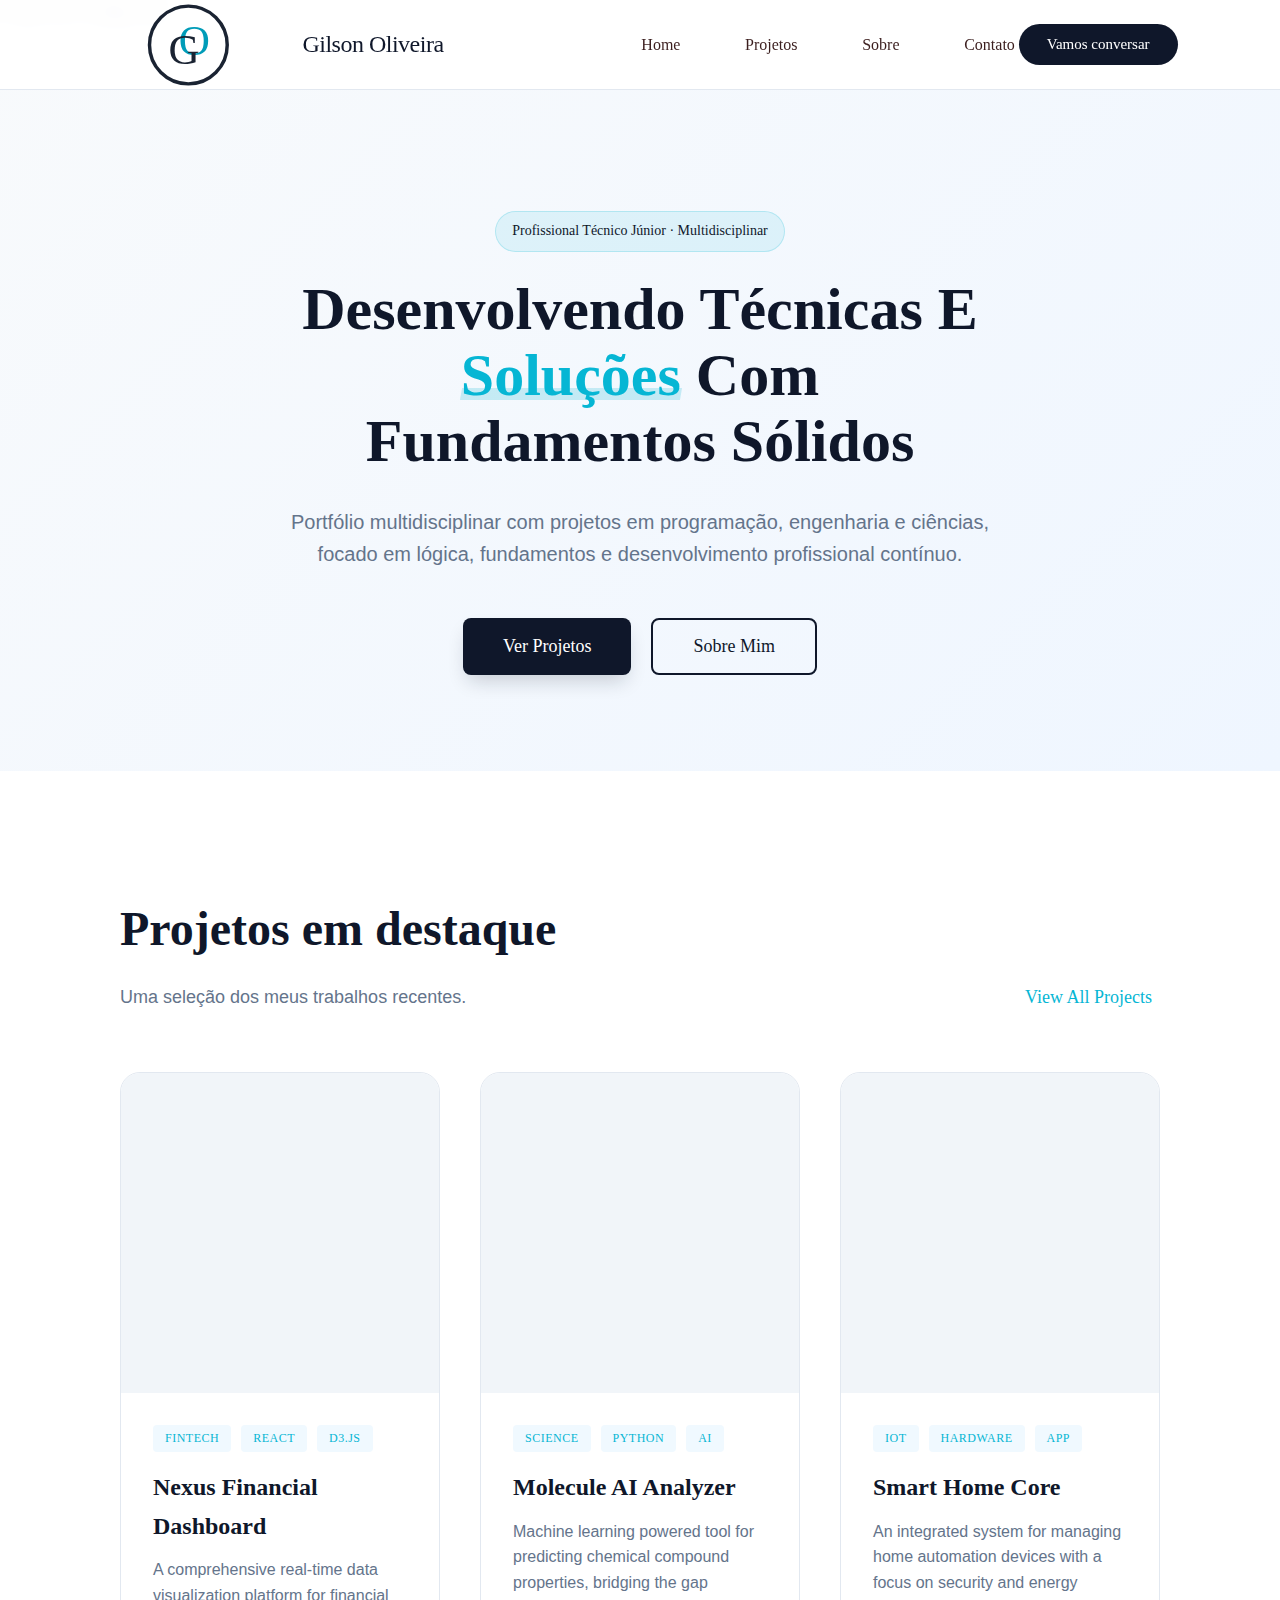
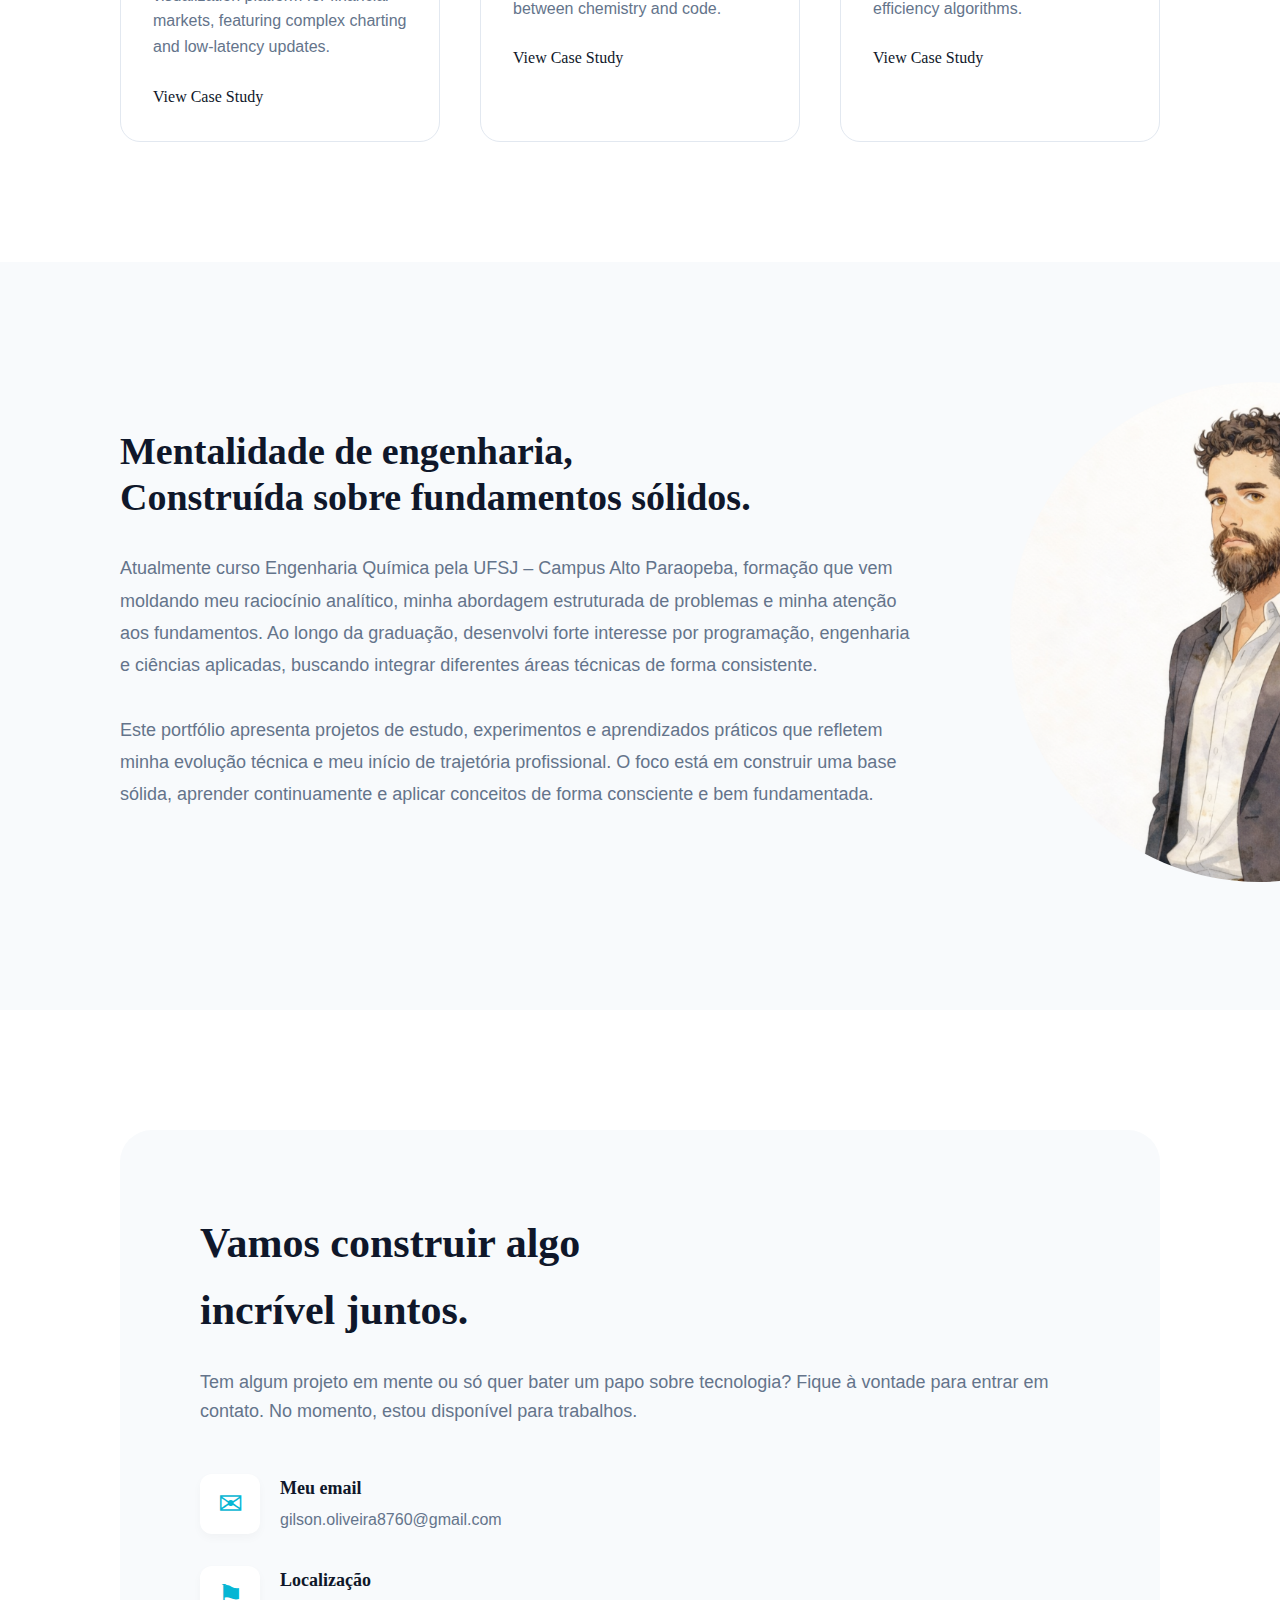
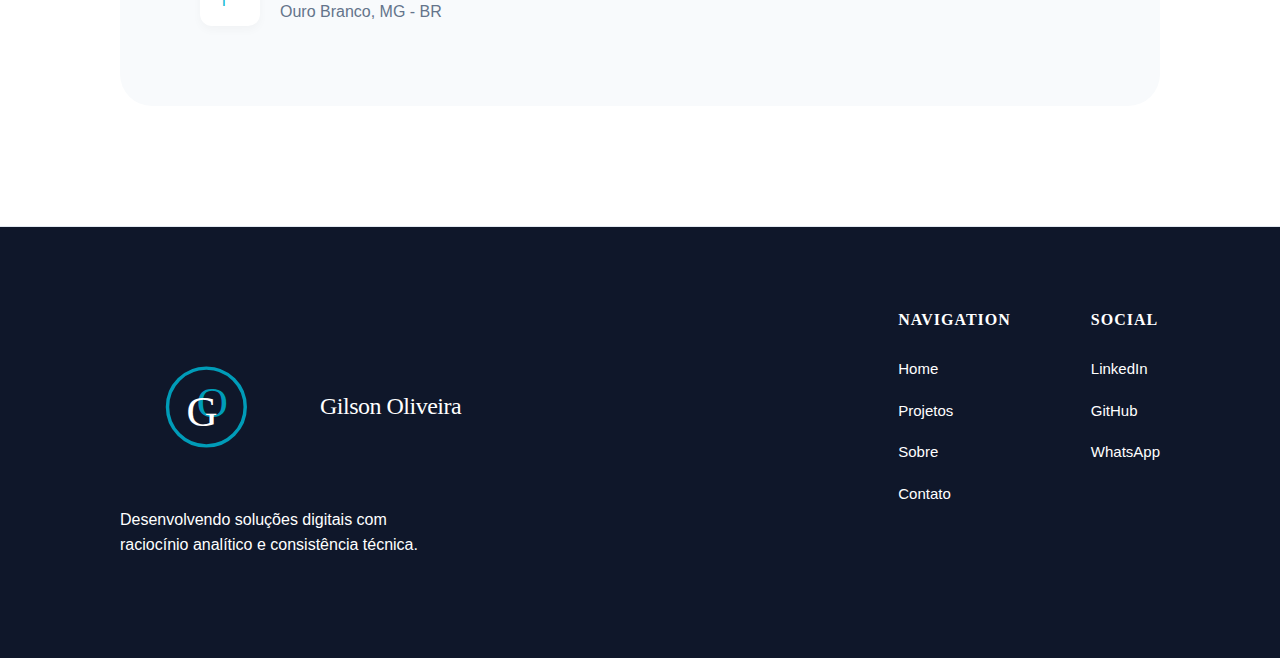
<file: index.html>
<!DOCTYPE html>
<html lang="pt-br">
<head>
    <meta charset="UTF-8">
    <meta name="viewport" content="width=device-width, initial-scale=1.0">
    <title>Gilson Oliveira | Portifolio</title>
    <script type="module" src="./Frontend/src/js/app.js"></script>
    <link rel="stylesheet" href="./Frontend/src/style.css">
    <!-- <link rel="stylesheet" href="./Frontend/src/logo.css"> -->
    <link rel="icon" href="./Frontend/public/assets/icons/favicon_io/android-chrome-512x512-bg-white.png">
</head>
<body>
    <header>
        <div class="logo-container">
            <svg
                xmlns="http://www.w3.org/2000/svg"
                viewBox="0 0 200 200"
                width="200"
                height="200"
                role="img"
                aria-label="Gilson Oliveira logo"
                >

                <!-- Outer circle -->
                <circle
                    cx="100"
                    cy="100"
                    r="45"
                    fill="none"
                    stroke="#1a2332"
                    stroke-width="4"
                />

                <!-- Group: GO -->
                <g transform="translate(0, 12)">

                    <!-- Letter O (a bit lower) -->
                    <text
                    x="107"
                    y="100"
                    text-anchor="middle"
                    font-family="AlibabaSans-Bold"
                    font-size="50"
                    fill="#009cb8"
                    >
                    O
                    </text>

                    <!-- Letter G (unchanged) -->
                    <text
                    x="95"
                    y="110"
                    text-anchor="middle"
                    font-family="AlibabaSans-Bold"
                    font-size="50"
                    fill="#1a2332"
                    >
                    G
                    </text>

                </g>

            </svg>
            <span class="logo-text">Gilson Oliveira</span>
        </div>
        <nav>
            <ul>
                <li><a href="#/?section=home" data-link>Home</a></li>
                <li><a href="#/projetos">Projetos</a></li>
                <li><a href="#/Sobre" data-link>Sobre</a></li>
                <li><a href="#/?section=contact">Contato</a></li>
            </ul>
        </nav>
        <!-- o botão precisa ser arrumado, o link está apenas no texto -->
        <button class="headerButton"><a target="_blank" href="https://wa.me/5511959088076?text=Ol%C3%A1%21%20Vim%20pelo%20seu%20portf%C3%B3lio%20online">Vamos conversar</a></button>
    </header>
    <main id="app">
        <!-- <h1 class="home">Hello World</h1> -->
    </main>

    <footer>
        <div class="footer-content">
            <div class="footer-brand">
                <div class="logo-container logo-v-dark">
                    <svg
                        xmlns="http://www.w3.org/2000/svg"
                        viewBox="0 0 200 200"
                        width="200"
                        height="200"
                        role="img"
                        aria-label="Gilson Oliveira logo"
                        >

                        <!-- Outer circle -->
                        <circle
                            cx="100"
                            cy="100"
                            r="45"
                            fill="none"
                            stroke="#009cb8"
                            stroke-width="4"
                        />

                        <!-- Group: GO -->
                        <g transform="translate(0, 12)">

                            <!-- Letter O (a bit lower) -->
                            <text
                            x="107"
                            y="100"
                            text-anchor="middle"
                            font-family="AlibabaSans-Bold"
                            font-size="50"
                            fill="#009cb8"
                            >
                            O
                            </text>

                            <!-- Letter G (unchanged) -->
                            <text
                            x="95"
                            y="110"
                            text-anchor="middle"
                            font-family="AlibabaSans-Bold"
                            font-size="50"
                            fill="white"
                            >
                            G
                            </text>

                        </g>

                    </svg>
                    <span class="logo-text">Gilson Oliveira</span>
                </div>
                <!-- <h3><i class="ri-code-box-line" style="color: var(--accent-cyan);"></i> Gilson Oliveira</h3> -->
                <p>Desenvolvendo soluções digitais com raciocínio analítico e consistência técnica.</p>
            </div>
            
            <div class="footer-links">
                <div class="link-column">
                    <h4>Navigation</h4>
                    <ul>
                        <li><a href="#home">Home</a></li>
                        <li><a href="#projects">Projetos</a></li>
                        <li><a href="#about">Sobre</a></li>
                        <li><a href="#contact">Contato</a></li>
                    </ul>
                </div>
                <div class="link-column">
                    <h4>Social</h4>
                    <ul>
                        <li><a target="_blank" href="https://www.linkedin.com/in/gilson-dias-de-oliveira-537861331/">LinkedIn</a></li>
                        <li><a target="_blank" href="https://github.com/GilsonOliveira-8760">GitHub</a></li>
                        <li><a target="_blank" href="https://wa.me/5511959088076?text=Ol%C3%A1%21%20Vim%20pelo%20seu%20portf%C3%B3lio%20online">WhatsApp</a></li>
                    </ul>
                </div>
            </div>
        </div>
    </footer>
    
</body>
</html>
</file>
<file: Frontend/src/style.css>
/* Font Definitions */
@font-face {
    font-family: 'MiSans-Regular';
    src: url('https://assets-persist.lovart.ai/agent-static-assets/MiSans-Regular.ttf') format('truetype');
}
@font-face {
    font-family: 'MiSans-Bold';
    src: url('https://assets-persist.lovart.ai/agent-static-assets/MiSans-Bold.ttf') format('truetype');
}
@font-face {
    font-family: 'AlibabaSans-Medium';
    src: url('https://assets-persist.lovart.ai/agent-static-assets/AlibabaSans-Medium.otf') format('opentype');
}

/* Reset & Base */
* {
    margin: 0;
    padding: 0;
    box-sizing: border-box;
}

body {
    width: 100vw;
    max-width: 100vw;
    font-family: 'MiSans-Regular', sans-serif;
    background-color: #FFFFFF;
    color: #1A202C;
    overflow-x: hidden;
    line-height: 1.6;
}

a {
    text-decoration: none;
    color: inherit;
}

ul {
    list-style: none;
}

/* Color Variables */
:root {
    --primary-navy: #0F172A;
    --accent-cyan: #06B6D4;
    --bg-light: #F8FAFC;
    --bg-white: #FFFFFF;
    --text-main: #3b1e1e;
    --text-muted: #64748B;
    --border-color: #E2E8F0;
}

/* Header */
header {
    width: 100vw;
    height: 90px;
    display: flex;
    justify-content: space-between;
    align-items: center;
    padding: 0 8%;
    position: fixed;
    top: 0;
    z-index: 1000;
    border-bottom: 1px solid var(--border-color);
    background: rgba(255, 255, 255, 0.95);
    backdrop-filter: blur(10px);
}

.logo-container {
    /* width: 500px; */
    display: flex;
    align-items: center;
    gap: 8%;
}

.logo-text {
    font-family: 'MiSans-Bold';
    font-size: 24px;
    color: var(--primary-navy);
    letter-spacing: -0.5px;
    white-space: nowrap;
}

.logo-v-dark span {
    color: white;
}

nav ul {
    display: flex;
    gap: 36%;
}

nav a {
    font-family: 'AlibabaSans-Medium';
    font-size: 16px;
    color: var(--text-main);
    transition: color 0.3s;
    position: relative;
}

nav a:hover {
    color: var(--accent-cyan);
}

nav a.active::after {
    content: '';
    position: absolute;
    bottom: -6px;
    left: 0;
    width: 100%;
    height: 2px;
    background: var(--accent-cyan);
}

.headerButton {
    padding: 12px 28px;
    background: var(--primary-navy);
    border: none;
    color: white;
    border-radius: 50px;
    font-family: 'AlibabaSans-Medium';
    font-size: 15px;
    transition: transform 0.2s;
}
        
.headerButton:hover {
    transform: translateY(-2px);
    background: var(--accent-cyan);
    color: var(--primary-navy);
}

/* Home Section */

.home {
    height: 745px;
    width: 100vw;
    padding-top: 90px;
    display: flex;
    align-items: center;
    justify-content: center;
    background: linear-gradient(135deg, #F8FAFC 0%, #EFF6FF 100%);
    position: relative;
    overflow: hidden;
}

.home-content {
    text-align: center;
    max-width: 900px;
    z-index: 2;
}

.hero-tag {
    display: inline-block;
    padding: 8px 16px;
    background: rgba(6, 182, 212, 0.1);
    color: var(--primary-navy);
    border-radius: 30px;
    font-family: 'AlibabaSans-Medium';
    font-size: 14px;
    margin-bottom: 24px;
    border: 1px solid rgba(6, 182, 212, 0.2);
}

.home h1 {
    font-family: 'MiSans-Bold';
    font-size: 60px;
    line-height: 1.1;
    color: var(--primary-navy);
    margin-bottom: 32px;
}

.home h1 span {
    color: var(--accent-cyan);
    position: relative;
    display: inline-block;
}
        
.home h1 span::after {
    content: '';
    position: absolute;
    bottom: 8px;
    left: 0;
    width: 100%;
    height: 12px;
    background: rgba(6, 182, 212, 0.2);
    z-index: -1;
    transform: skewX(-10deg);
}

.home p {
    font-size: 20px;
    color: var(--text-muted);
    margin-bottom: 48px;
    max-width: 700px;
    margin-left: auto;
    margin-right: auto;
}

.home-buttons {
    display: flex;
    gap: 20px;
    justify-content: center;
}

.btn-primary {
    padding: 16px 40px;
    background: var(--primary-navy);
    color: white;
    border: none;
    font-family: 'MiSans-Bold';
    font-size: 18px;
    border-radius: 8px;
    display: flex;
    align-items: center;
    gap: 10px;
    transition: all 0.3s;
    box-shadow: 0 10px 20px -5px rgba(15, 23, 42, 0.2);
}

.btn-primary:hover {
    background: var(--accent-cyan);
    transform: translateY(-2px);
    box-shadow: 0 15px 30px -5px rgba(6, 182, 212, 0.3);
}

.btn-outline {
    padding: 16px 40px;
    background: transparent;
    border: 2px solid var(--primary-navy);
    color: var(--primary-navy);
    font-family: 'MiSans-Bold';
    font-size: 18px;
    border-radius: 8px;
    display: flex;
    align-items: center;
    gap: 10px;
    transition: all 0.3s;
}

.btn-outline:hover {
    background: white;
    border-color: var(--accent-cyan);
    color: var(--accent-cyan);
    transform: translateY(-2px);
}

/* Projects Section */
.projects {
    width: 100vw;
    padding: 120px 120px;
    background: var(--bg-white);
}

.section-header {
    display: flex;
    justify-content: space-between;
    align-items: flex-end;
    margin-bottom: 60px;
}

.section-title h2 {
    font-family: 'MiSans-Bold';
    font-size: 48px;
    color: var(--primary-navy);
    margin-bottom: 16px;
}

.section-title p {
    font-size: 18px;
    color: var(--text-muted);
}

.view-all {
    display: flex;
    align-items: center;
    gap: 8px;
    color: var(--accent-cyan);
    font-family: 'MiSans-Bold';
    font-size: 18px;
}

.projects-grid {
    display: grid;
    /* Aparentemente funciona apena para 3 objeto, para a ideia do carrossel é preciso mudar essa parte */
    grid-template-columns: repeat(3, 1fr);
    gap: 40px;
}

.project-card {
    background: white;
    border-radius: 20px;
    overflow: hidden;
    border: 1px solid var(--border-color);
    transition: transform 0.3s, box-shadow 0.3s;
    position: relative;
}

.project-card:hover {
    transform: translateY(-10px);
    box-shadow: 0 20px 40px rgba(0,0,0,0.05);
    border-color: var(--accent-cyan);
}

.card-image {
    height: 320px;
    background: #F1F5F9;
    display: flex;
    justify-content: center;
    align-items: center;
    position: relative;
    overflow: hidden;
}

/* ??? não sei o que faz, classe vazia */
/* .card-overlay {
    position: absolute;
    top: 0;
    left: 0;
    width: 100%;
    height: 100%;
    background: linear-gradient(180deg, rgba(15,23,42,0) 0%, rgba(15,23,42,0.1) 100%);
} 

.card-icon {
    font-size: 80px;
    color: #CBD5E1;
    transition: color 0.3s;
} */

.card-content {
    padding: 32px;
}

.card-tags {
    display: flex;
    gap: 10px;
    margin-bottom: 16px;
}

.tag {
    padding: 4px 12px;
    background: #F0F9FF;
    color: var(--accent-cyan);
    border-radius: 4px;
    font-size: 12px;
    font-family: 'AlibabaSans-Medium';
    text-transform: uppercase;
    letter-spacing: 0.5px;
}

.card-title {
    font-family: 'MiSans-Bold';
    font-size: 24px;
    color: var(--primary-navy);
    margin-bottom: 12px;
}

.card-desc {
    color: var(--text-muted);
    font-size: 16px;
    line-height: 1.6;
    margin-bottom: 24px;
}

.card-link {
    color: var(--primary-navy);
    font-family: 'MiSans-Bold';
    display: flex;
    align-items: center;
    gap: 8px;
    font-size: 16px;
}

.card-link:hover {
    color: var(--accent-cyan);
}

/* About Section */
.about {
    width: 1920px;
    padding: 120px 120px;
    background: var(--bg-light);
    display: flex;
    align-items: center;
    gap: 100px;
}

.about-text {
    flex: 1;
}

.about-heading {
    font-family: 'MiSans-Bold';
    font-size: 38px;
    color: var(--primary-navy);
    margin-bottom: 32px;
    line-height: 1.2;
}

.about-desc {
    font-size: 18px;
    color: var(--text-muted);
    margin-bottom: 32px;
    line-height: 1.8;
}

.about-img {
    flex: 1;
}

.about-img img {
    width: 500px;
    aspect-ratio: 1 / 1; /* Força ser quadrado indepedente da imagem original */
    border-radius: 50%;
    object-fit: cover;    /* Centraliza e corta o excesso */
    object-position: top; /* mode a moldura para o topo */
}

.about-img img:hover {
    transform: translateY(-10px);
    box-shadow: 0 20px 40px rgba(0,0,0,0.2);
    border: solid 3px var(--accent-cyan);
}

/* Contact Section */
.contact {
    width: 100vw;
    padding: 120px 120px;
    background: var(--bg-white);
    position: relative;
}

.contact-container {
    max-width: 1200px;
    margin: 0 auto;
    background: #F8FAFC;
    border-radius: 32px;
    padding: 80px;
    display: grid;
    grid-template-columns: 1fr; /* talvez adicionar "1fr" quando colocar o formulario */
    gap: 80px;
    overflow: hidden;
}

.contact-info h2 {
    font-family: 'MiSans-Bold';
    font-size: 42px;
    color: var(--primary-navy);
    margin-bottom: 24px;
}

.contact-info p {
    color: var(--text-muted);
    font-size: 18px;
    margin-bottom: 48px;
}

.contact-methods {
    display: flex;
    flex-direction: column;
    gap: 32px;
}

.method {
    display: flex;
    align-items: center;
    gap: 20px;
}

.method-icon {
    width: 60px;
    height: 60px;
    background: white;
    border-radius: 12px;
    display: flex;
    justify-content: center;
    align-items: center;
    font-size: 30px;
    color: var(--accent-cyan);
    box-shadow: 0 4px 10px rgba(0,0,0,0.03);
}

.ri-mail-send-line:before {
    content: "\2709";
}

.ri-map-pin-line:before {
    content: "\2691";
}

.method-text h4 {
    font-family: 'MiSans-Bold';
    color: var(--primary-navy);
    font-size: 18px;
    margin-bottom: 4px;
}

.method-text span {
    color: var(--text-muted);
}

/* Footer */
footer {
    width: 100vw;
    background: var(--primary-navy);
    padding: 80px 120px 40px;
    border-top: 1px solid var(--border-color);
}

.footer-content {
    display: flex;
    justify-content: space-between;
    align-items: flex-start;
    margin-bottom: 60px;
}

.footer-brand h3 {
    font-family: 'MiSans-Bold';
    font-size: 24px;
    color: var(--bg-white);
    margin-bottom: 16px;
    display: flex;
    align-items: center;
    gap: 10px;
}

.footer-brand p {
    color: var(--bg-white);
    max-width: 300px;
}

.footer-links {
    display: flex;
    gap: 80px;
}

.link-column h4 {
    font-family: 'AlibabaSans-Medium';
    color: var(--bg-white);
    font-size: 16px;
    margin-bottom: 24px;
    text-transform: uppercase;
    letter-spacing: 1px;
}

.link-column ul {
    display: flex;
    flex-direction: column;
    gap: 16px;
}

.link-column a {
    color: var(--bg-white);
    font-size: 15px;
    transition: color 0.3s;
}

.link-column a:hover {
    color: var(--accent-cyan);
}
</file>
<file: Frontend/src/logo.css>
@font-face {
    font-family: 'AlibabaSans-Bold';
    src: url('https://assets-persist.lovart.ai/agent-static-assets/AlibabaSans-Bold.otf') format('opentype');
}

.logo {
    width: 80px;
    height: 80px;
    color: #1a2332;
    border-radius: 50%;
    position: relative;
    display: flex;
    justify-content: center;
    align-items: center;
}

.mini-g {
    font-family: 'AlibabaSans-Bold';
    font-size: 40px;
    position: absolute;
    left: 18px;
    top: 18px;
    color: inherit;
}

.mini-o {
    font-family: 'AlibabaSans-Bold';
    font-size: 40px;
    position: absolute;
    right: 18px;
    bottom: 18px;
    color: inherit;
    opacity: 0.8;
}

/* Variante Dark */
.logo-v-dark {
    border: 3px solid #009cb8;
}

.logo-v-dark .mini-g {
    color: white;
}

.logo-v-dark .mini-o {
    color: #009cb8;
}

/* Variante Light */
.logo-v-light {
    border: 3px solid #1a2332;
}

.logo-v-light .mini-g {
    color: #1a2332;
}

.logo-v-light .mini-o {
    color: #009cb8;
}


/* Variant Monoline, incompleta */
.logo-v-monoline {
    border: 3px solid white;
}

.logo-v-monoline .mini-o, .logo-v-monoline .mini-g {
    color: transparent;
    -webkit-text-stroke: 1px white;
}
</file>
